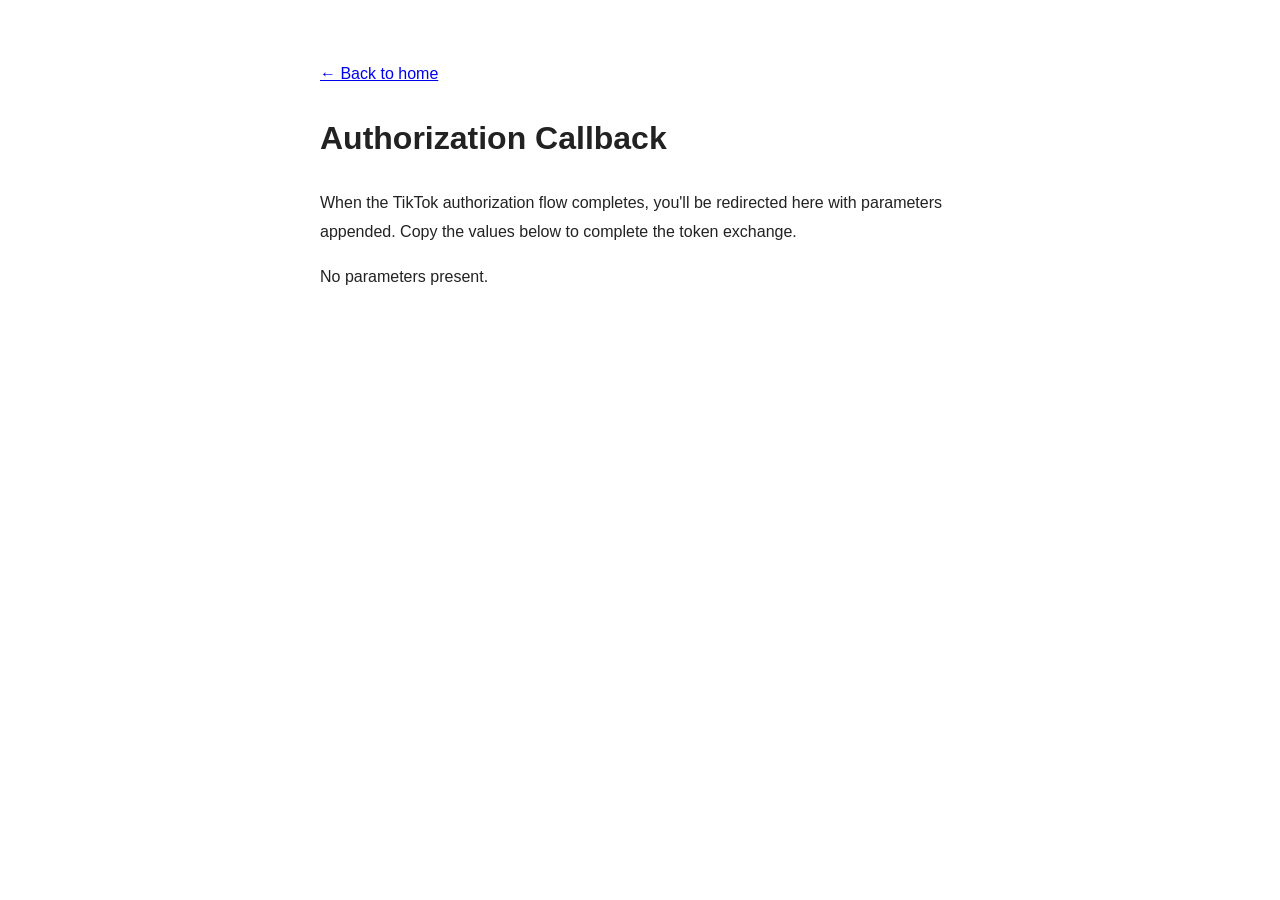
<file: callback.html>
<!doctype html>
<html lang="en">
<head>
<meta charset="utf-8">
<meta name="viewport" content="width=device-width, initial-scale=1">
<title>OAuth Callback | Japan in 60</title>
<style>
  body { font-family: -apple-system, BlinkMacSystemFont, "Hiragino Sans", "Yu Gothic", sans-serif; max-width: 640px; margin: 60px auto; padding: 0 20px; line-height: 1.8; color: #222; }
  code { background: #f2f2f2; padding: 2px 6px; border-radius: 4px; word-break: break-all; }
  .row { margin: 12px 0; }
  .label { font-weight: bold; }
</style>
</head>
<body>
  <p><a href="./index.html">&larr; Back to home</a></p>
  <h1>Authorization Callback</h1>
  <p>When the TikTok authorization flow completes, you'll be redirected here with parameters appended. Copy the values below to complete the token exchange.</p>
  <div id="params"></div>
  <script>
    const params = new URLSearchParams(window.location.search);
    const container = document.getElementById("params");
    if ([...params].length === 0) {
      container.textContent = "No parameters present.";
    } else {
      for (const [key, value] of params) {
        const div = document.createElement("div");
        div.className = "row";
        div.innerHTML = '<span class="label">' + key + ':</span> <code>' + value + "</code>";
        container.appendChild(div);
      }
    }
  </script>
</body>
</html>
</file>
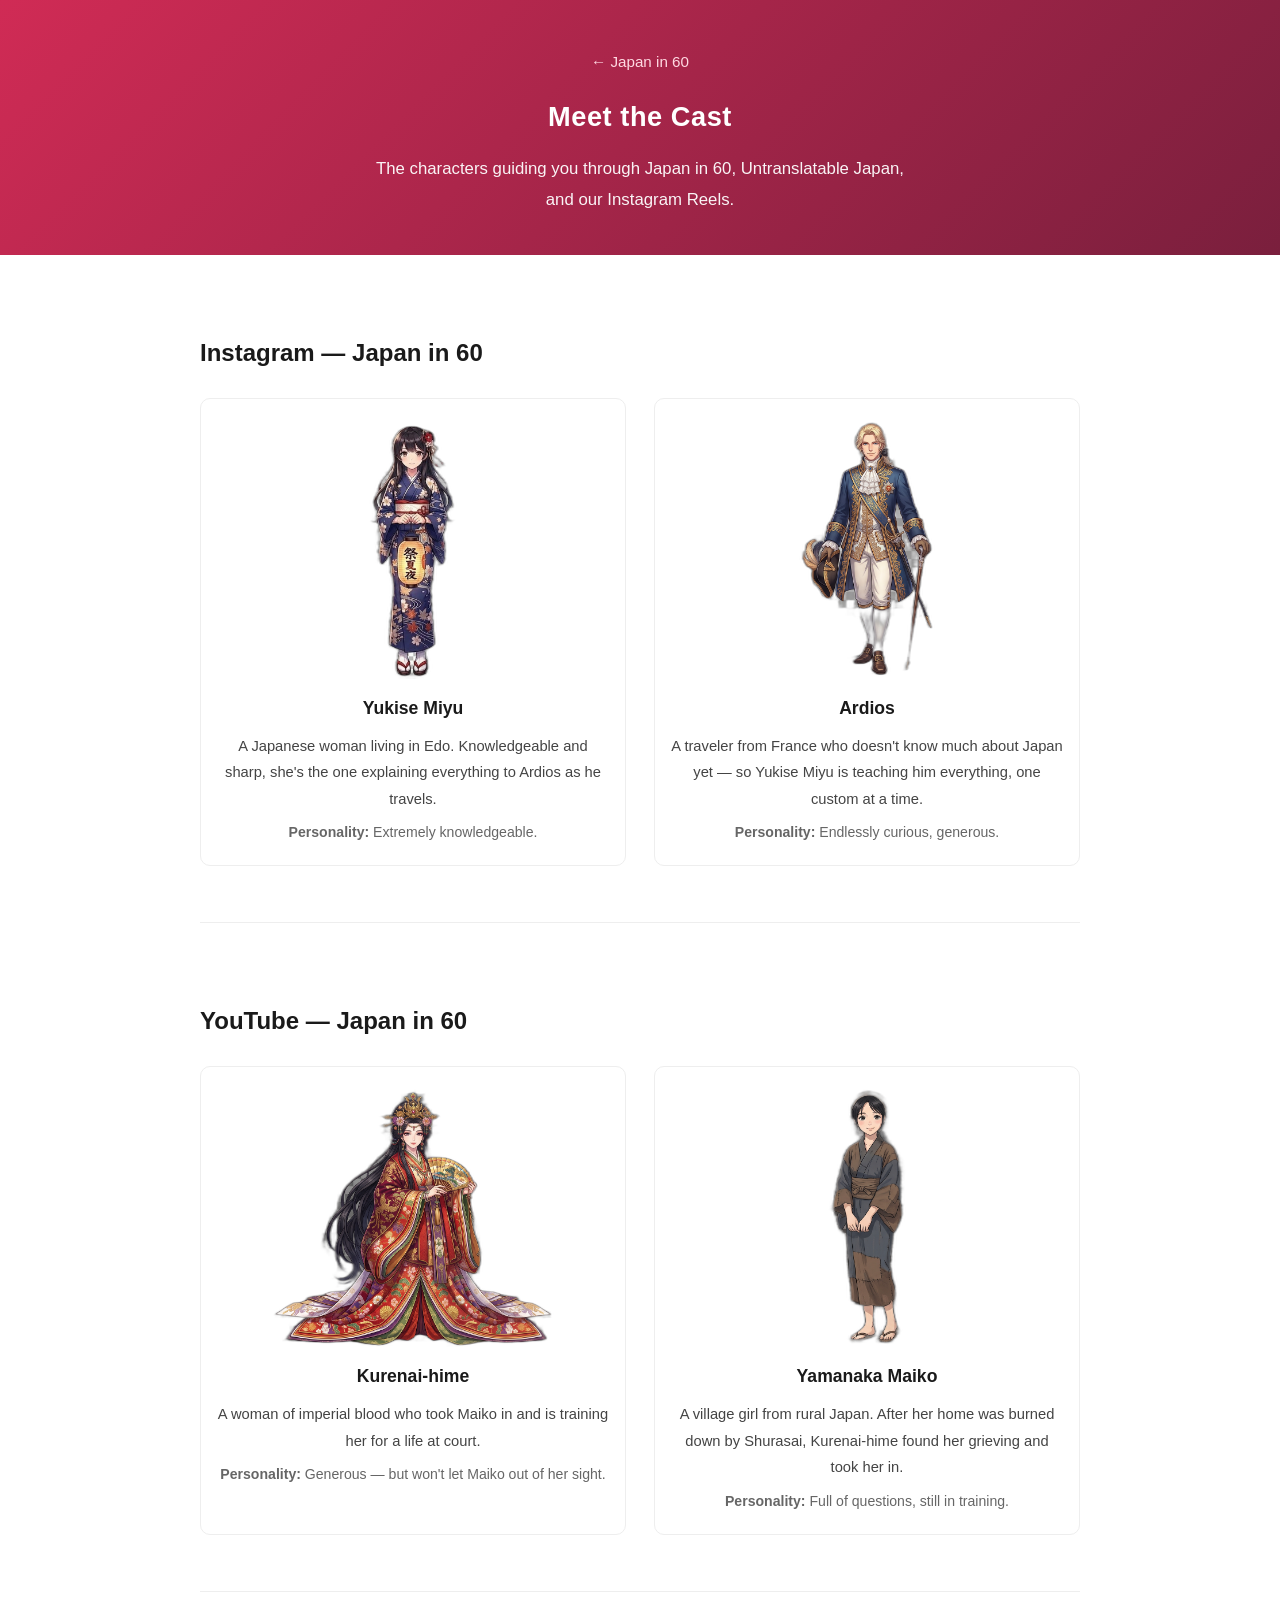
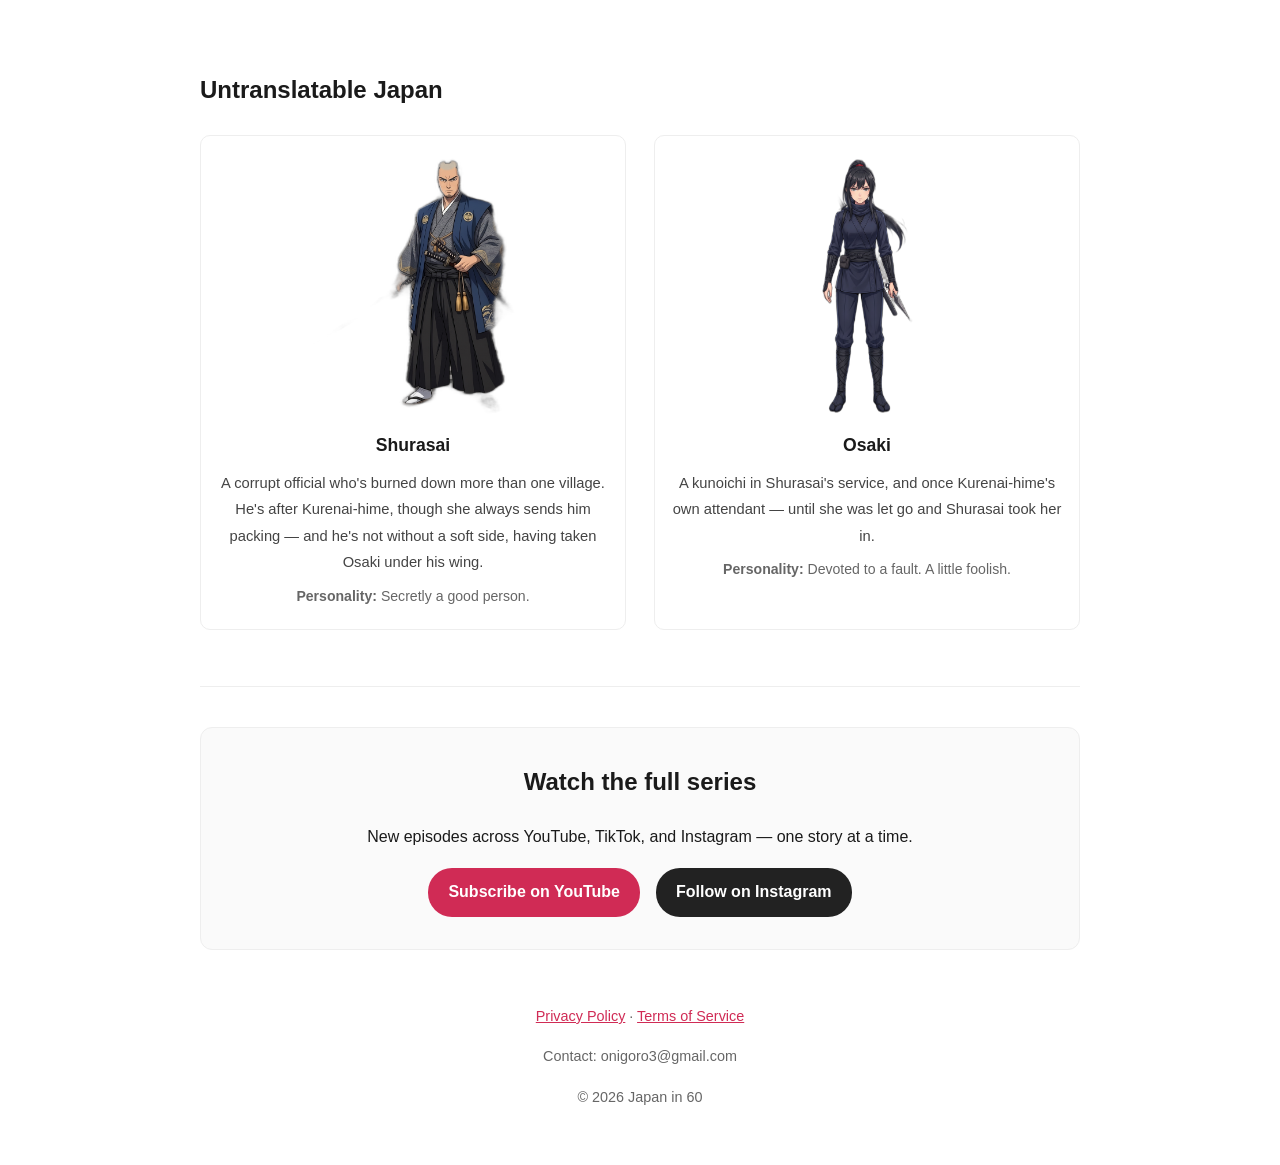
<file: characters.html>
<!doctype html>
<html lang="en">
<head>
<meta charset="utf-8">
<meta name="viewport" content="width=device-width, initial-scale=1">
<title>Meet the Cast | Japan in 60</title>
<meta name="description" content="Meet the characters behind Japan in 60's Instagram Reels, YouTube episodes, and Untranslatable Japan — from Edo-era guide Yukise Miyu to the villain-with-a-heart Shurasai.">
<link rel="canonical" href="https://japanin.net/characters.html">
<link rel="stylesheet" href="./style.css">
</head>
<body>

<header class="hero small">
  <a class="back" href="./index.html">&larr; Japan in 60</a>
  <h1>Meet the Cast</h1>
  <p>The characters guiding you through Japan in 60, Untranslatable Japan, and our Instagram Reels.</p>
</header>

<div class="wrap">

  <section id="cast-instagram">
    <h2>Instagram &mdash; Japan in 60</h2>
    <div class="characters">
      <div class="character-card">
        <img src="./images/characters/yukise-miyu.png" alt="Yukise Miyu" loading="lazy">
        <h3>Yukise Miyu</h3>
        <p class="character-role">A Japanese woman living in Edo. Knowledgeable and sharp, she's the one explaining everything to Ardios as he travels.</p>
        <p class="character-trait"><strong>Personality:</strong> Extremely knowledgeable.</p>
      </div>
      <div class="character-card">
        <img src="./images/characters/ardios.png" alt="Ardios" loading="lazy">
        <h3>Ardios</h3>
        <p class="character-role">A traveler from France who doesn't know much about Japan yet &mdash; so Yukise Miyu is teaching him everything, one custom at a time.</p>
        <p class="character-trait"><strong>Personality:</strong> Endlessly curious, generous.</p>
      </div>
    </div>
  </section>

  <section id="cast-youtube">
    <h2>YouTube &mdash; Japan in 60</h2>
    <div class="characters">
      <div class="character-card">
        <img src="./images/characters/kurenai-hime.png" alt="Kurenai-hime" loading="lazy">
        <h3>Kurenai-hime</h3>
        <p class="character-role">A woman of imperial blood who took Maiko in and is training her for a life at court.</p>
        <p class="character-trait"><strong>Personality:</strong> Generous &mdash; but won't let Maiko out of her sight.</p>
      </div>
      <div class="character-card">
        <img src="./images/characters/yamanaka-maiko.png" alt="Yamanaka Maiko" loading="lazy">
        <h3>Yamanaka Maiko</h3>
        <p class="character-role">A village girl from rural Japan. After her home was burned down by Shurasai, Kurenai-hime found her grieving and took her in.</p>
        <p class="character-trait"><strong>Personality:</strong> Full of questions, still in training.</p>
      </div>
    </div>
  </section>

  <section id="cast-untranslatable">
    <h2>Untranslatable Japan</h2>
    <div class="characters">
      <div class="character-card">
        <img src="./images/characters/shurasai.png" alt="Shurasai" loading="lazy">
        <h3>Shurasai</h3>
        <p class="character-role">A corrupt official who's burned down more than one village. He's after Kurenai-hime, though she always sends him packing &mdash; and he's not without a soft side, having taken Osaki under his wing.</p>
        <p class="character-trait"><strong>Personality:</strong> Secretly a good person.</p>
      </div>
      <div class="character-card">
        <img src="./images/characters/osaki.png" alt="Osaki" loading="lazy">
        <h3>Osaki</h3>
        <p class="character-role">A kunoichi in Shurasai's service, and once Kurenai-hime's own attendant &mdash; until she was let go and Shurasai took her in.</p>
        <p class="character-trait"><strong>Personality:</strong> Devoted to a fault. A little foolish.</p>
      </div>
    </div>
  </section>

  <div class="cta-box">
    <h2>Watch the full series</h2>
    <p>New episodes across YouTube, TikTok, and Instagram &mdash; one story at a time.</p>
    <div class="links" style="justify-content: center;">
      <a href="https://www.youtube.com/channel/UCpa-3qOSFfcZK1bfdzQVUzA?sub_confirmation=1" target="_blank" rel="noopener">Subscribe on YouTube</a>
      <a href="https://www.instagram.com/japan_in_60" class="secondary" target="_blank" rel="noopener">Follow on Instagram</a>
    </div>
  </div>

</div>

<footer>
  <p>
    <a href="./privacy-policy.html">Privacy Policy</a> &middot;
    <a href="./terms-of-service.html">Terms of Service</a>
  </p>
  <p>Contact: onigoro3@gmail.com</p>
  <p>&copy; 2026 Japan in 60</p>
</footer>

</body>
</html>
</file>
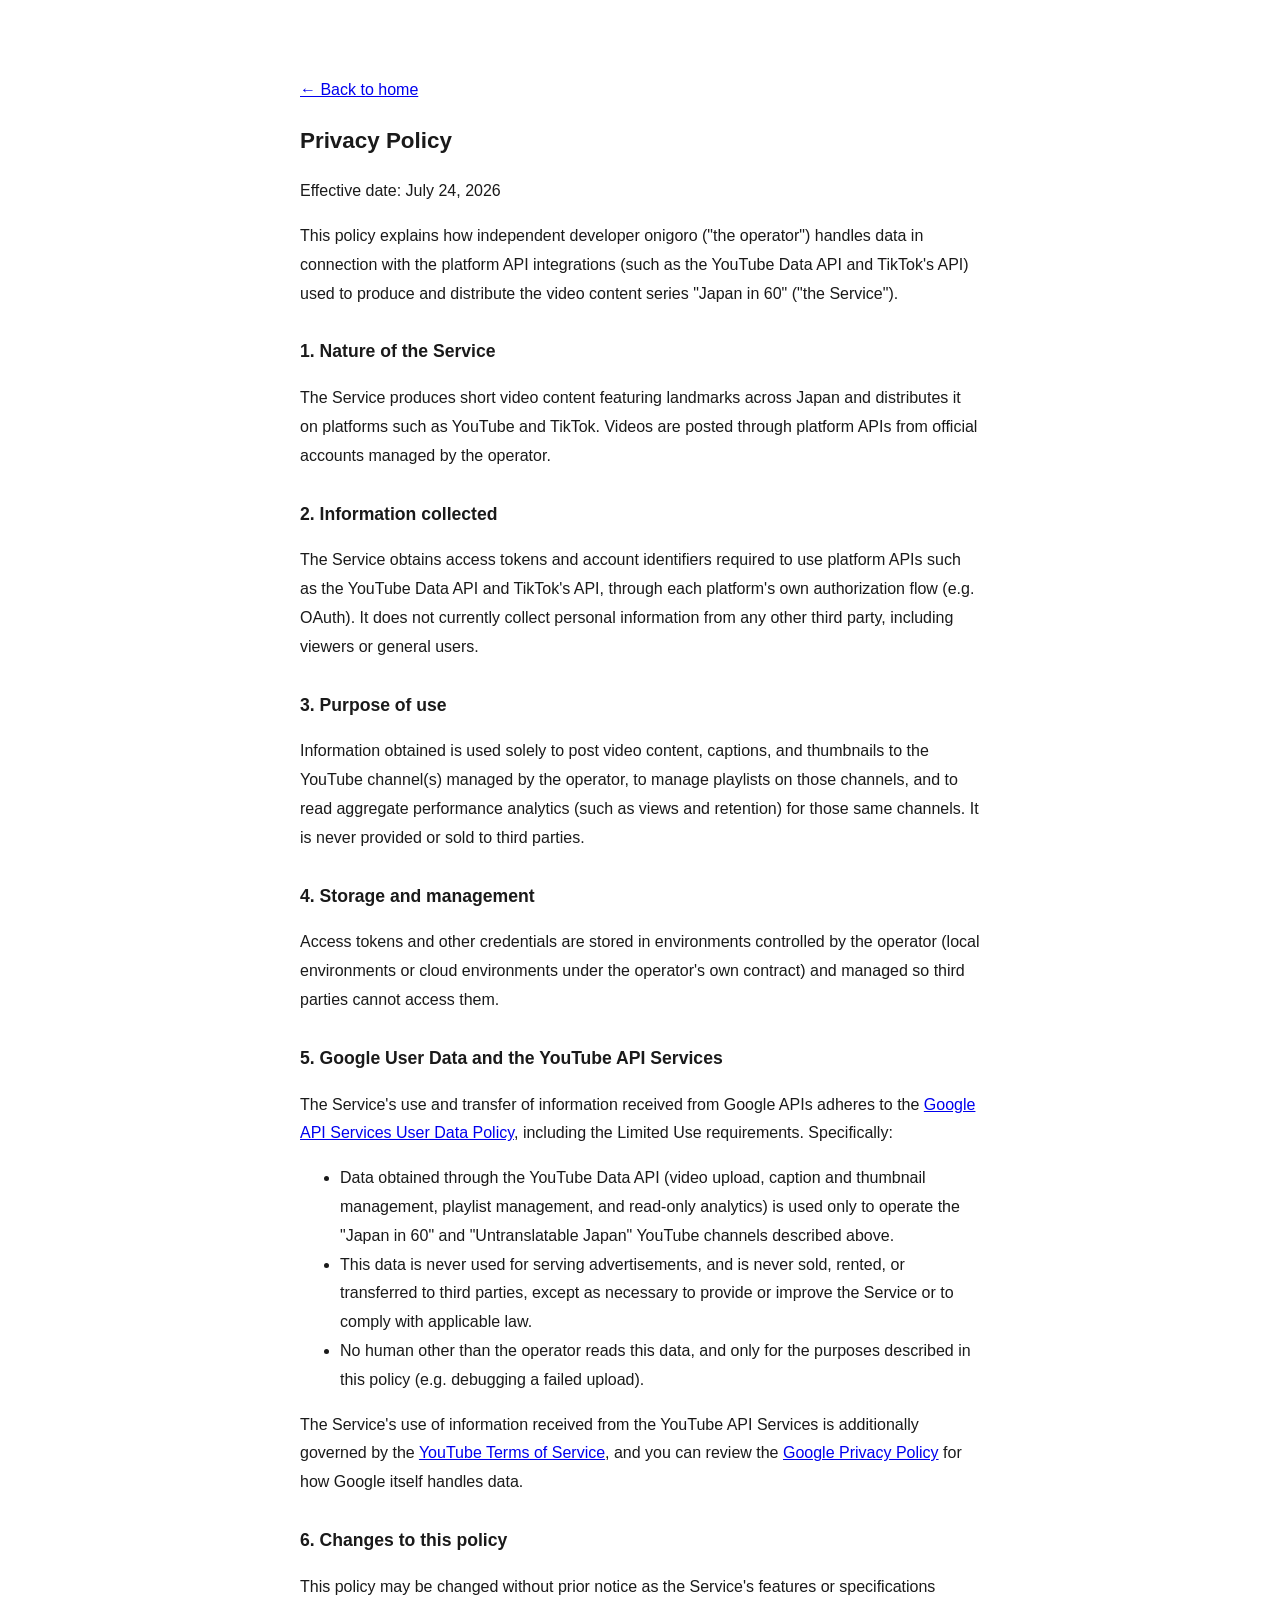
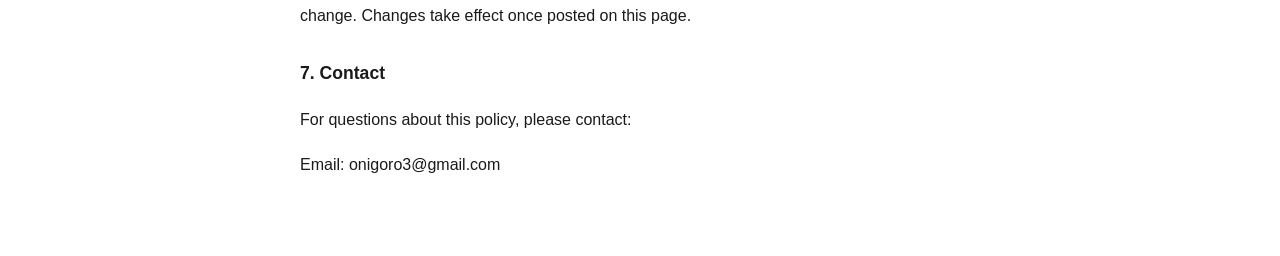
<file: privacy-policy.html>
<!doctype html>
<html lang="en">
<head>
<meta charset="utf-8">
<meta name="viewport" content="width=device-width, initial-scale=1">
<title>Privacy Policy | Japan in 60</title>
<link rel="stylesheet" href="./style.css">
<style>
  .wrap.narrow { padding-top: 60px; padding-bottom: 60px; }
  h1 { font-size: 1.4em; }
  h2 { font-size: 1.1em; margin-top: 1.6em; }
</style>
</head>
<body>
<div class="wrap narrow">
  <p><a href="./index.html">&larr; Back to home</a></p>
  <h1>Privacy Policy</h1>
  <p>Effective date: July 24, 2026</p>

  <p>This policy explains how independent developer onigoro ("the operator") handles data in connection with the platform API integrations (such as the YouTube Data API and TikTok's API) used to produce and distribute the video content series "Japan in 60" ("the Service").</p>

  <h2>1. Nature of the Service</h2>
  <p>The Service produces short video content featuring landmarks across Japan and distributes it on platforms such as YouTube and TikTok. Videos are posted through platform APIs from official accounts managed by the operator.</p>

  <h2>2. Information collected</h2>
  <p>The Service obtains access tokens and account identifiers required to use platform APIs such as the YouTube Data API and TikTok's API, through each platform's own authorization flow (e.g. OAuth). It does not currently collect personal information from any other third party, including viewers or general users.</p>

  <h2>3. Purpose of use</h2>
  <p>Information obtained is used solely to post video content, captions, and thumbnails to the YouTube channel(s) managed by the operator, to manage playlists on those channels, and to read aggregate performance analytics (such as views and retention) for those same channels. It is never provided or sold to third parties.</p>

  <h2>4. Storage and management</h2>
  <p>Access tokens and other credentials are stored in environments controlled by the operator (local environments or cloud environments under the operator's own contract) and managed so third parties cannot access them.</p>

  <h2>5. Google User Data and the YouTube API Services</h2>
  <p>The Service's use and transfer of information received from Google APIs adheres to the <a href="https://developers.google.com/terms/api-services-user-data-policy" target="_blank" rel="noopener">Google API Services User Data Policy</a>, including the Limited Use requirements. Specifically:</p>
  <ul>
    <li>Data obtained through the YouTube Data API (video upload, caption and thumbnail management, playlist management, and read-only analytics) is used only to operate the "Japan in 60" and "Untranslatable Japan" YouTube channels described above.</li>
    <li>This data is never used for serving advertisements, and is never sold, rented, or transferred to third parties, except as necessary to provide or improve the Service or to comply with applicable law.</li>
    <li>No human other than the operator reads this data, and only for the purposes described in this policy (e.g. debugging a failed upload).</li>
  </ul>
  <p>The Service's use of information received from the YouTube API Services is additionally governed by the <a href="https://www.youtube.com/t/terms" target="_blank" rel="noopener">YouTube Terms of Service</a>, and you can review the <a href="https://policies.google.com/privacy" target="_blank" rel="noopener">Google Privacy Policy</a> for how Google itself handles data.</p>

  <h2>6. Changes to this policy</h2>
  <p>This policy may be changed without prior notice as the Service's features or specifications change. Changes take effect once posted on this page.</p>

  <h2>7. Contact</h2>
  <p>For questions about this policy, please contact:</p>
  <p>Email: onigoro3@gmail.com</p>
</div>
</body>
</html>
</file>
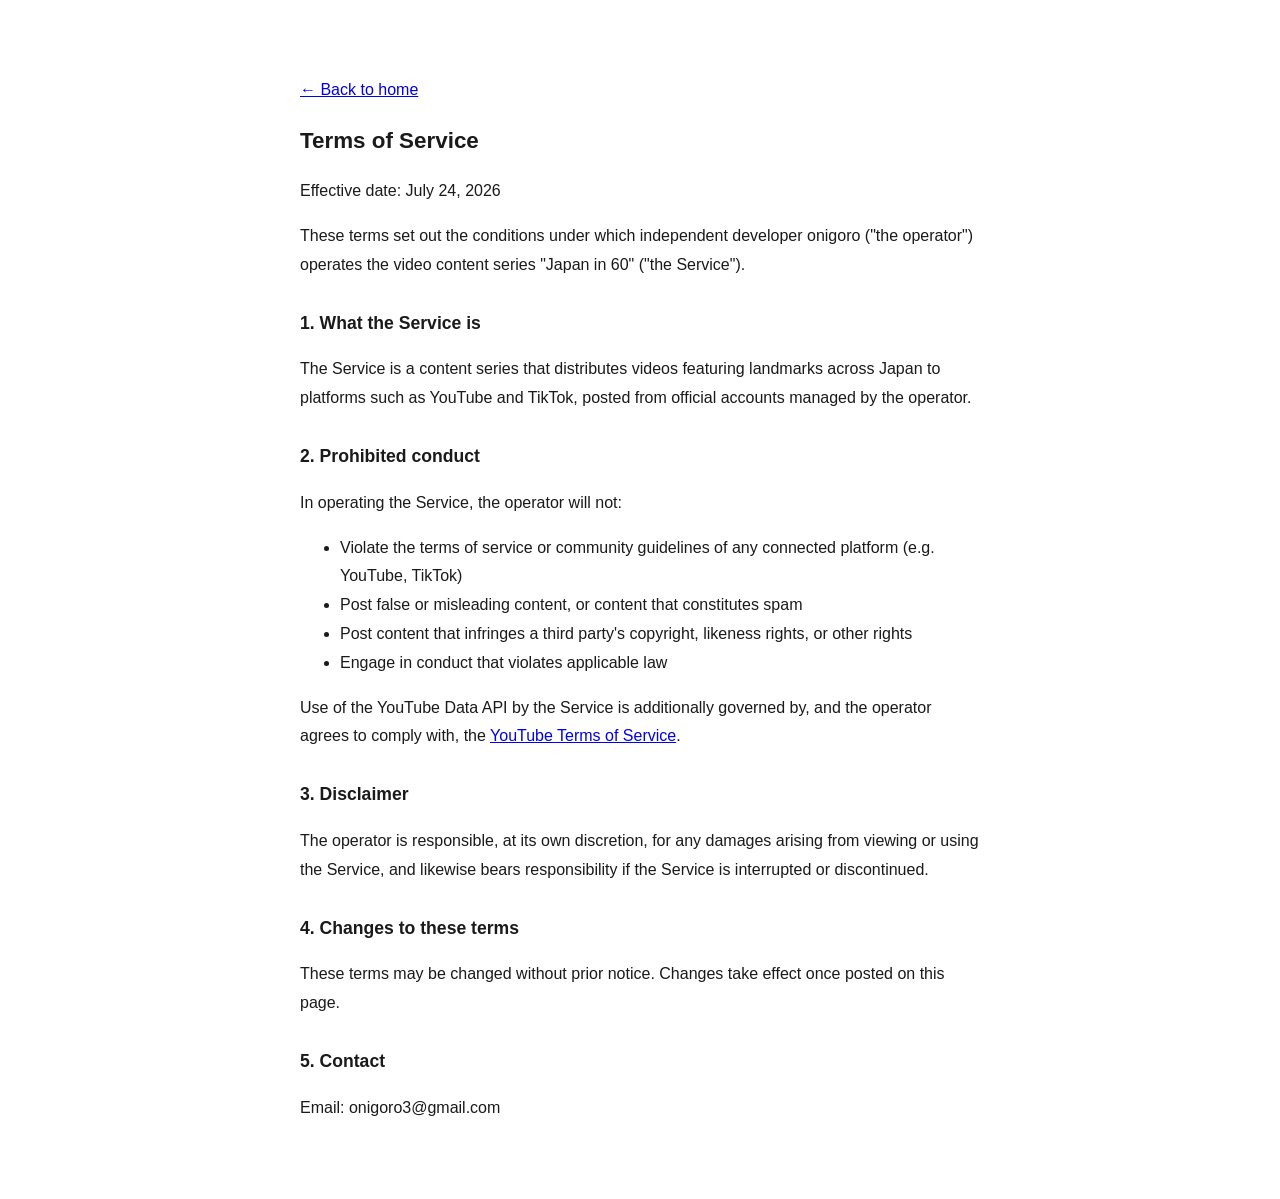
<file: terms-of-service.html>
<!doctype html>
<html lang="en">
<head>
<meta charset="utf-8">
<meta name="viewport" content="width=device-width, initial-scale=1">
<title>Terms of Service | Japan in 60</title>
<link rel="stylesheet" href="./style.css">
<style>
  .wrap.narrow { padding-top: 60px; padding-bottom: 60px; }
  h1 { font-size: 1.4em; }
  h2 { font-size: 1.1em; margin-top: 1.6em; }
</style>
</head>
<body>
<div class="wrap narrow">
  <p><a href="./index.html">&larr; Back to home</a></p>
  <h1>Terms of Service</h1>
  <p>Effective date: July 24, 2026</p>

  <p>These terms set out the conditions under which independent developer onigoro ("the operator") operates the video content series "Japan in 60" ("the Service").</p>

  <h2>1. What the Service is</h2>
  <p>The Service is a content series that distributes videos featuring landmarks across Japan to platforms such as YouTube and TikTok, posted from official accounts managed by the operator.</p>

  <h2>2. Prohibited conduct</h2>
  <p>In operating the Service, the operator will not:</p>
  <ul>
    <li>Violate the terms of service or community guidelines of any connected platform (e.g. YouTube, TikTok)</li>
    <li>Post false or misleading content, or content that constitutes spam</li>
    <li>Post content that infringes a third party's copyright, likeness rights, or other rights</li>
    <li>Engage in conduct that violates applicable law</li>
  </ul>
  <p>Use of the YouTube Data API by the Service is additionally governed by, and the operator agrees to comply with, the <a href="https://www.youtube.com/t/terms" target="_blank" rel="noopener">YouTube Terms of Service</a>.</p>

  <h2>3. Disclaimer</h2>
  <p>The operator is responsible, at its own discretion, for any damages arising from viewing or using the Service, and likewise bears responsibility if the Service is interrupted or discontinued.</p>

  <h2>4. Changes to these terms</h2>
  <p>These terms may be changed without prior notice. Changes take effect once posted on this page.</p>

  <h2>5. Contact</h2>
  <p>Email: onigoro3@gmail.com</p>
</div>
</body>
</html>
</file>
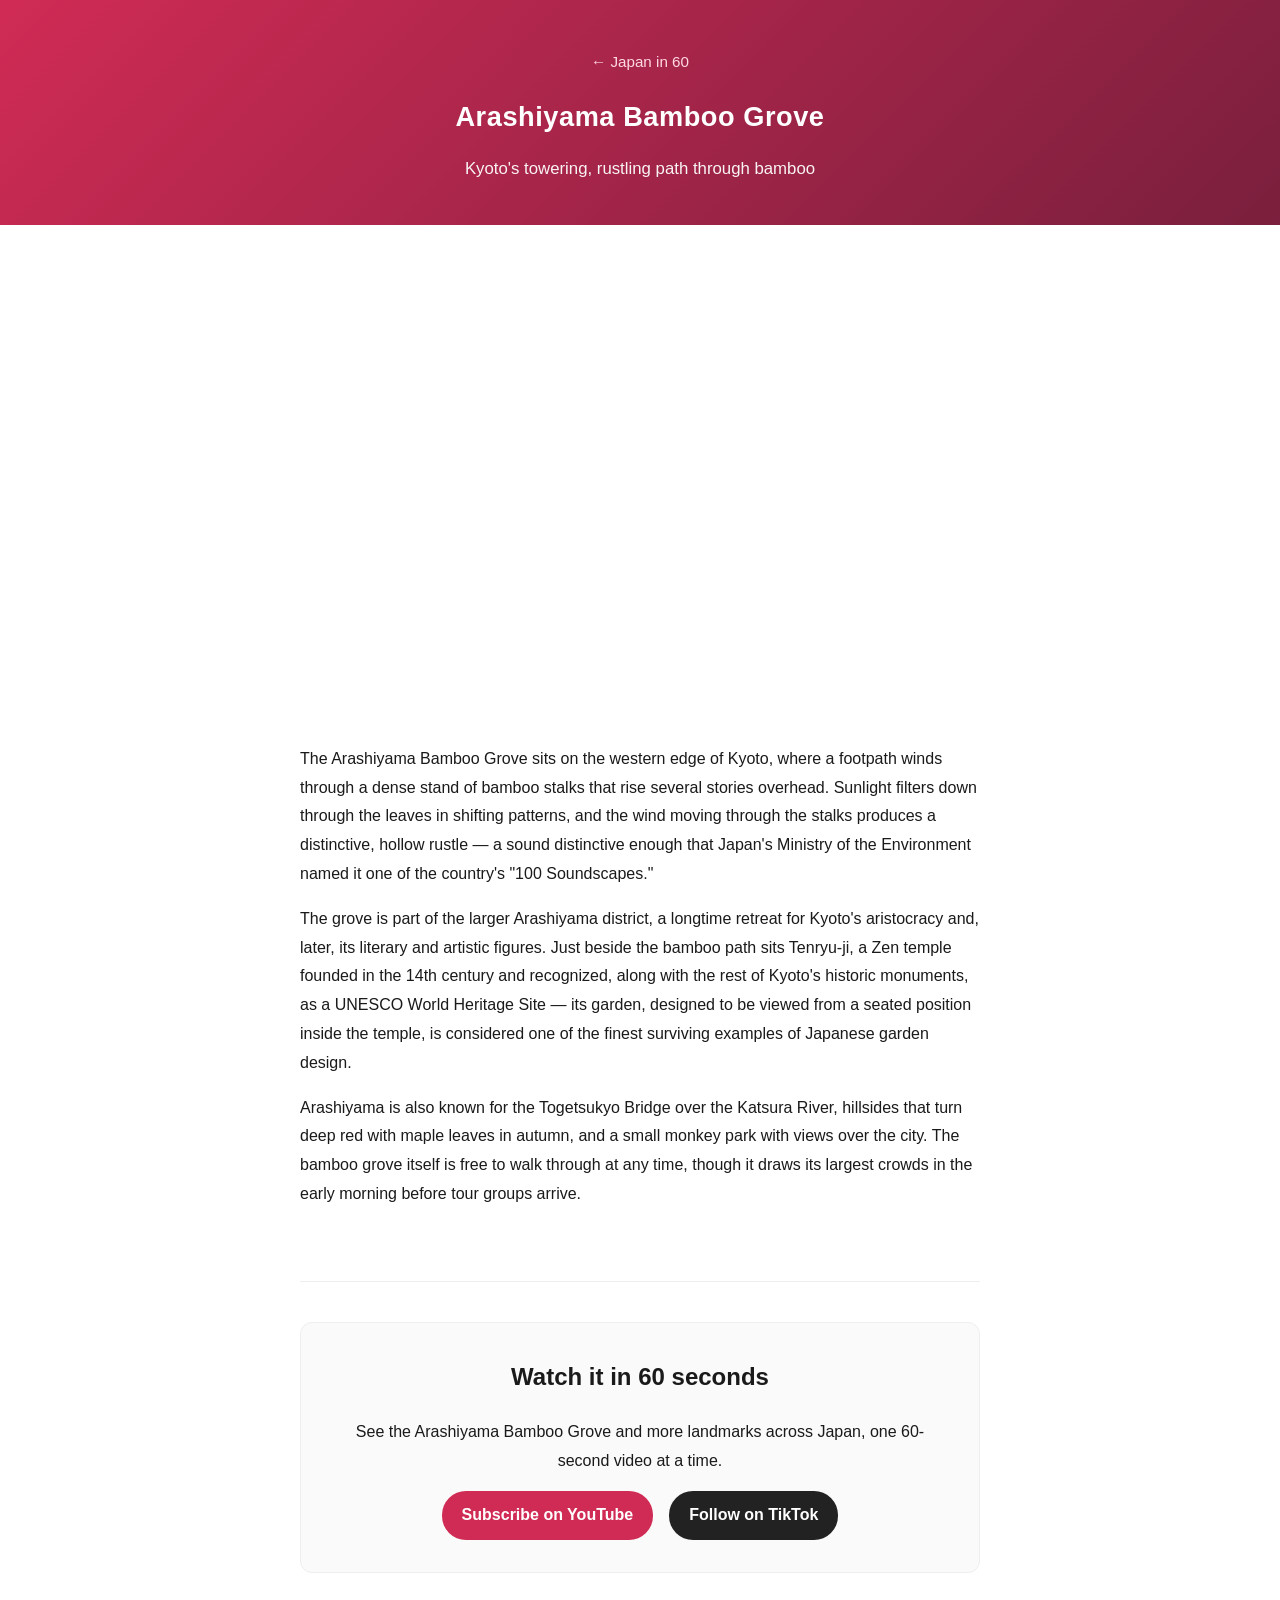
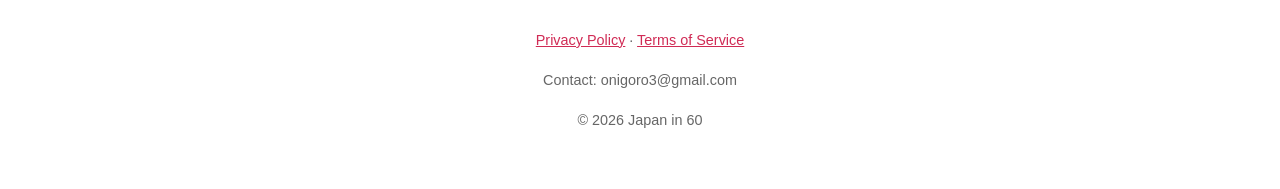
<file: articles/arashiyama-bamboo-grove.html>
<!doctype html>
<html lang="en">
<head>
<meta charset="utf-8">
<meta name="viewport" content="width=device-width, initial-scale=1">
<title>Arashiyama Bamboo Grove in 60 Seconds | Japan in 60</title>
<meta name="description" content="The Arashiyama Bamboo Grove in Kyoto, a towering path through bamboo recognized as one of Japan's 100 Soundscapes.">
<link rel="canonical" href="https://japanin.net/articles/arashiyama-bamboo-grove.html">
<link rel="stylesheet" href="../style.css">
<script type="application/ld+json">
{
  "@context": "https://schema.org",
  "@type": "VideoObject",
  "name": "Arashiyama Bamboo Grove: Kyoto's Magical Path | Japan Travel Guide",
  "description": "A 60-second walk through the Arashiyama Bamboo Grove in Kyoto.",
  "thumbnailUrl": "https://img.youtube.com/vi/oqUsK2Q7cJ4/hqdefault.jpg",
  "uploadDate": "2026-07-30T18:17:52+00:00",
  "embedUrl": "https://www.youtube.com/embed/oqUsK2Q7cJ4",
  "duration": "PT60S",
  "publisher": {
    "@type": "Organization",
    "name": "Japan in 60"
  }
}
</script>
</head>
<body>

<header class="hero small">
  <a class="back" href="../index.html">&larr; Japan in 60</a>
  <h1>Arashiyama Bamboo Grove</h1>
  <p>Kyoto's towering, rustling path through bamboo</p>
</header>

<div class="wrap narrow">

  <section class="article-video" style="border-bottom:none; padding-bottom: 0;">
    <iframe src="https://www.youtube.com/embed/oqUsK2Q7cJ4" title="Arashiyama Bamboo Grove" loading="lazy" allowfullscreen></iframe>
  </section>

  <section>
    <p>The Arashiyama Bamboo Grove sits on the western edge of Kyoto, where a footpath winds through a dense stand of bamboo stalks that rise several stories overhead. Sunlight filters down through the leaves in shifting patterns, and the wind moving through the stalks produces a distinctive, hollow rustle — a sound distinctive enough that Japan's Ministry of the Environment named it one of the country's "100 Soundscapes."</p>

    <p>The grove is part of the larger Arashiyama district, a longtime retreat for Kyoto's aristocracy and, later, its literary and artistic figures. Just beside the bamboo path sits Tenryu-ji, a Zen temple founded in the 14th century and recognized, along with the rest of Kyoto's historic monuments, as a UNESCO World Heritage Site — its garden, designed to be viewed from a seated position inside the temple, is considered one of the finest surviving examples of Japanese garden design.</p>

    <p>Arashiyama is also known for the Togetsukyo Bridge over the Katsura River, hillsides that turn deep red with maple leaves in autumn, and a small monkey park with views over the city. The bamboo grove itself is free to walk through at any time, though it draws its largest crowds in the early morning before tour groups arrive.</p>
  </section>

  <div class="cta-box">
    <h2>Watch it in 60 seconds</h2>
    <p>See the Arashiyama Bamboo Grove and more landmarks across Japan, one 60-second video at a time.</p>
    <div class="links" style="justify-content: center;">
      <a href="https://www.youtube.com/channel/UCpa-3qOSFfcZK1bfdzQVUzA?sub_confirmation=1" target="_blank" rel="noopener">Subscribe on YouTube</a>
      <a href="https://www.tiktok.com/@japan_in_60" class="secondary" target="_blank" rel="noopener">Follow on TikTok</a>
    </div>
  </div>

</div>

<footer>
  <p>
    <a href="../privacy-policy.html">Privacy Policy</a> &middot;
    <a href="../terms-of-service.html">Terms of Service</a>
  </p>
  <p>Contact: onigoro3@gmail.com</p>
  <p>&copy; 2026 Japan in 60</p>
</footer>

</body>
</html>
</file>
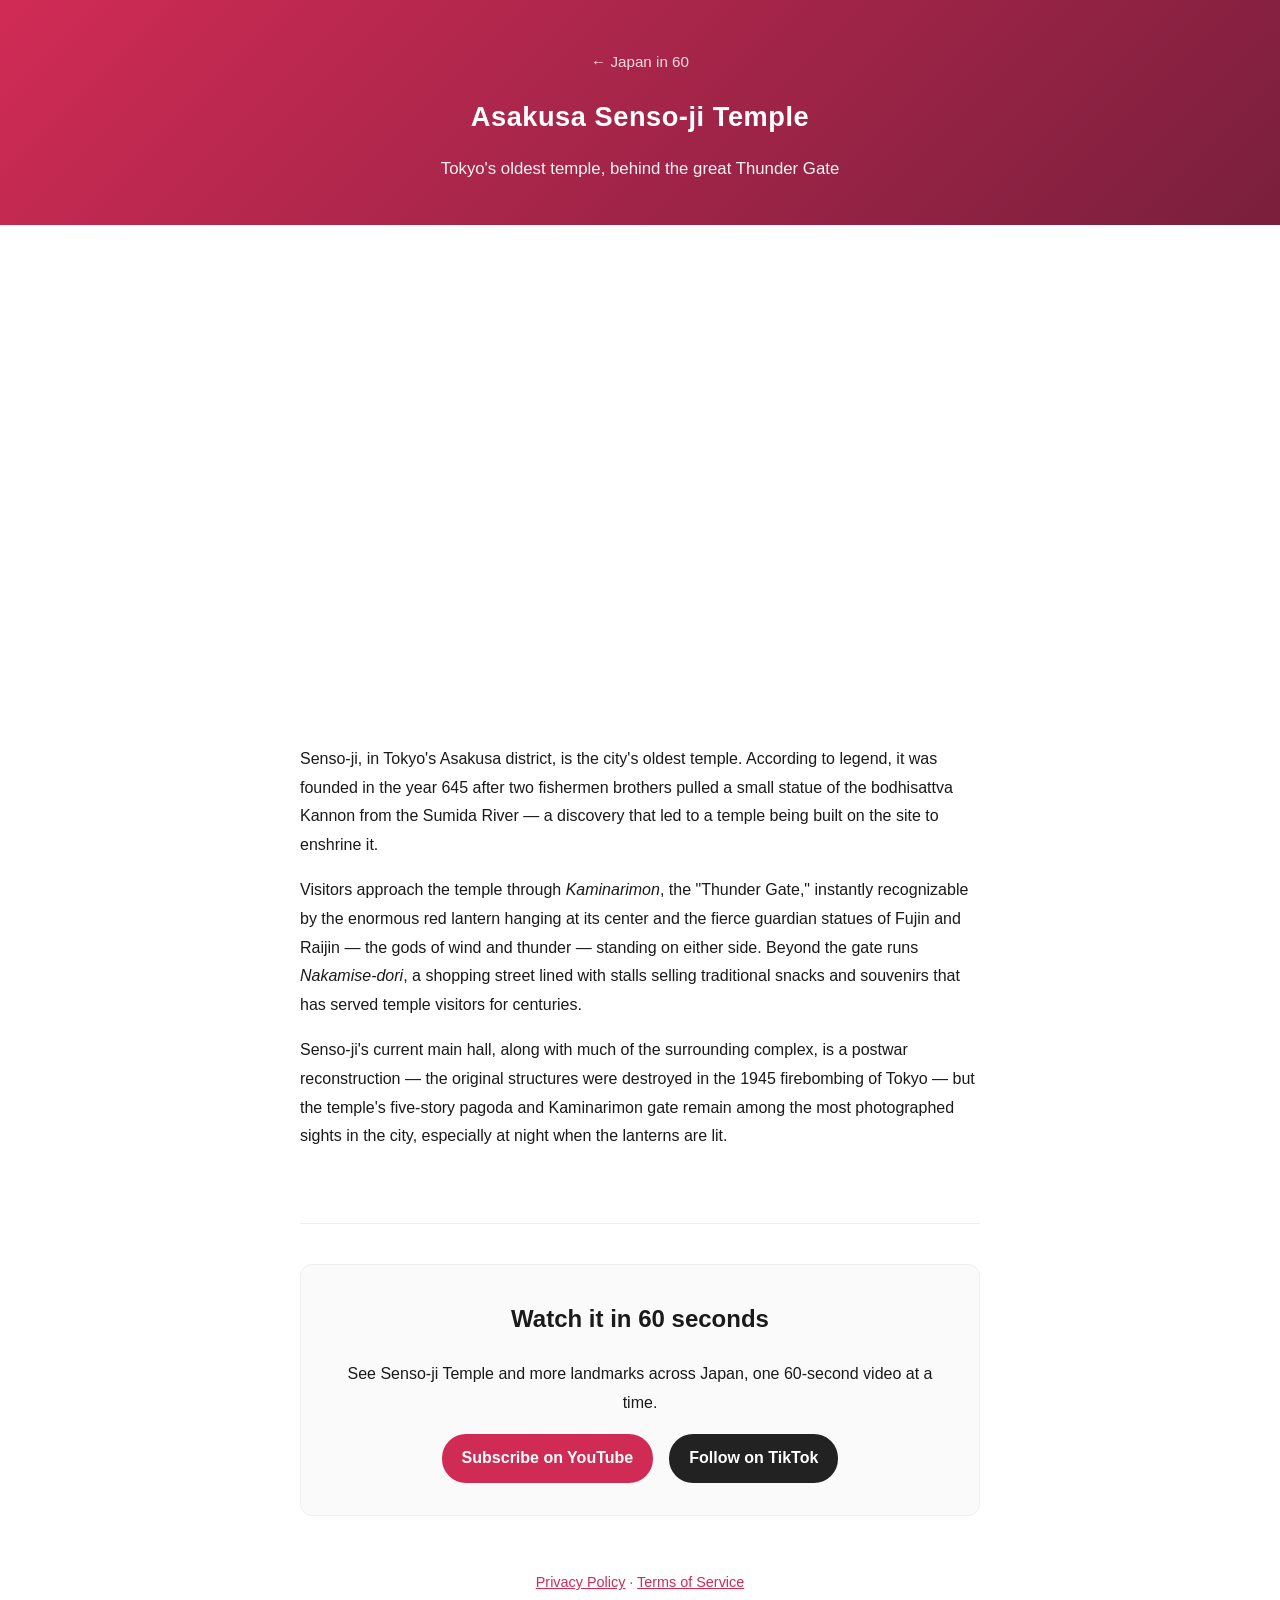
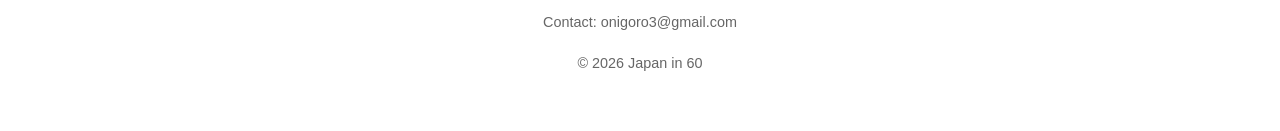
<file: articles/asakusa-sensoji-temple.html>
<!doctype html>
<html lang="en">
<head>
<meta charset="utf-8">
<meta name="viewport" content="width=device-width, initial-scale=1">
<title>Asakusa Senso-ji Temple in 60 Seconds | Japan in 60</title>
<meta name="description" content="Senso-ji Temple in Asakusa, Tokyo's oldest temple, behind the iconic Kaminarimon Thunder Gate and its giant red lantern.">
<link rel="canonical" href="https://japanin.net/articles/asakusa-sensoji-temple.html">
<link rel="stylesheet" href="../style.css">
<script type="application/ld+json">
{
  "@context": "https://schema.org",
  "@type": "VideoObject",
  "name": "Asakusa Senso-ji Temple in 60 Seconds | Japan Travel Guide",
  "description": "A 60-second tour of Senso-ji Temple in Asakusa, Tokyo's oldest Buddhist temple.",
  "thumbnailUrl": "https://img.youtube.com/vi/uT6TmuySlJw/hqdefault.jpg",
  "uploadDate": "2026-07-28T00:15:44+00:00",
  "embedUrl": "https://www.youtube.com/embed/uT6TmuySlJw",
  "duration": "PT60S",
  "publisher": {
    "@type": "Organization",
    "name": "Japan in 60"
  }
}
</script>
</head>
<body>

<header class="hero small">
  <a class="back" href="../index.html">&larr; Japan in 60</a>
  <h1>Asakusa Senso-ji Temple</h1>
  <p>Tokyo's oldest temple, behind the great Thunder Gate</p>
</header>

<div class="wrap narrow">

  <section class="article-video" style="border-bottom:none; padding-bottom: 0;">
    <iframe src="https://www.youtube.com/embed/uT6TmuySlJw" title="Asakusa Senso-ji Temple in 60 Seconds" loading="lazy" allowfullscreen></iframe>
  </section>

  <section>
    <p>Senso-ji, in Tokyo's Asakusa district, is the city's oldest temple. According to legend, it was founded in the year 645 after two fishermen brothers pulled a small statue of the bodhisattva Kannon from the Sumida River — a discovery that led to a temple being built on the site to enshrine it.</p>

    <p>Visitors approach the temple through <em>Kaminarimon</em>, the "Thunder Gate," instantly recognizable by the enormous red lantern hanging at its center and the fierce guardian statues of Fujin and Raijin — the gods of wind and thunder — standing on either side. Beyond the gate runs <em>Nakamise-dori</em>, a shopping street lined with stalls selling traditional snacks and souvenirs that has served temple visitors for centuries.</p>

    <p>Senso-ji's current main hall, along with much of the surrounding complex, is a postwar reconstruction — the original structures were destroyed in the 1945 firebombing of Tokyo — but the temple's five-story pagoda and Kaminarimon gate remain among the most photographed sights in the city, especially at night when the lanterns are lit.</p>
  </section>

  <div class="cta-box">
    <h2>Watch it in 60 seconds</h2>
    <p>See Senso-ji Temple and more landmarks across Japan, one 60-second video at a time.</p>
    <div class="links" style="justify-content: center;">
      <a href="https://www.youtube.com/channel/UCpa-3qOSFfcZK1bfdzQVUzA?sub_confirmation=1" target="_blank" rel="noopener">Subscribe on YouTube</a>
      <a href="https://www.tiktok.com/@japan_in_60" class="secondary" target="_blank" rel="noopener">Follow on TikTok</a>
    </div>
  </div>

</div>

<footer>
  <p>
    <a href="../privacy-policy.html">Privacy Policy</a> &middot;
    <a href="../terms-of-service.html">Terms of Service</a>
  </p>
  <p>Contact: onigoro3@gmail.com</p>
  <p>&copy; 2026 Japan in 60</p>
</footer>

</body>
</html>
</file>
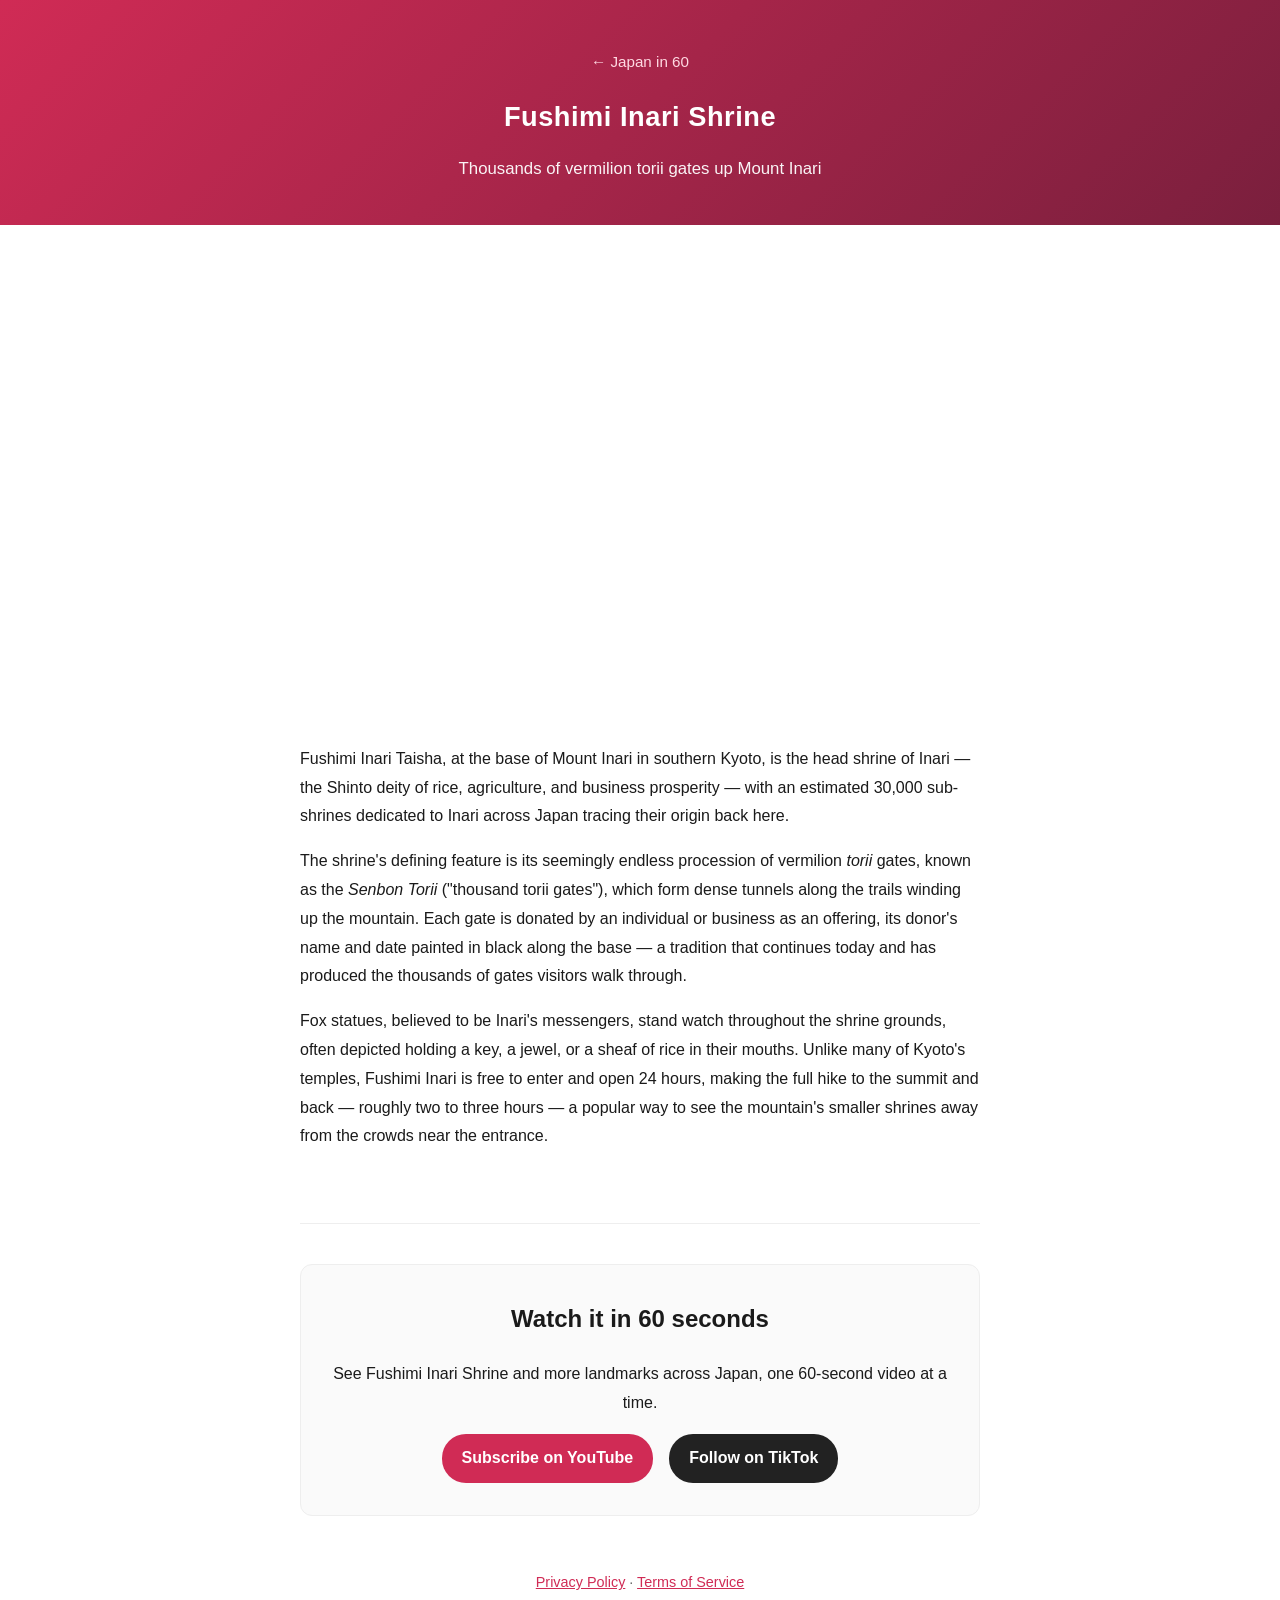
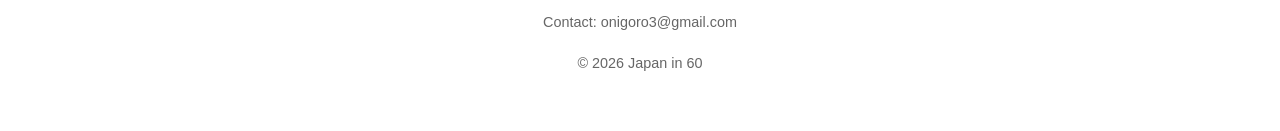
<file: articles/fushimi-inari-shrine.html>
<!doctype html>
<html lang="en">
<head>
<meta charset="utf-8">
<meta name="viewport" content="width=device-width, initial-scale=1">
<title>Fushimi Inari Shrine in 60 Seconds | Japan in 60</title>
<meta name="description" content="Fushimi Inari Shrine in Kyoto, famous for thousands of vermilion torii gates climbing Mount Inari, dedicated to the god of rice and business prosperity.">
<link rel="canonical" href="https://japanin.net/articles/fushimi-inari-shrine.html">
<link rel="stylesheet" href="../style.css">
<script type="application/ld+json">
{
  "@context": "https://schema.org",
  "@type": "VideoObject",
  "name": "Fushimi Inari Shrine in 60 Seconds | Japan Travel Guide",
  "description": "A 60-second look at Fushimi Inari Shrine's thousands of vermilion torii gates in Kyoto.",
  "thumbnailUrl": "https://img.youtube.com/vi/RI4mKDddH18/hqdefault.jpg",
  "uploadDate": "2026-07-27T01:42:37+00:00",
  "embedUrl": "https://www.youtube.com/embed/RI4mKDddH18",
  "duration": "PT60S",
  "publisher": {
    "@type": "Organization",
    "name": "Japan in 60"
  }
}
</script>
</head>
<body>

<header class="hero small">
  <a class="back" href="../index.html">&larr; Japan in 60</a>
  <h1>Fushimi Inari Shrine</h1>
  <p>Thousands of vermilion torii gates up Mount Inari</p>
</header>

<div class="wrap narrow">

  <section class="article-video" style="border-bottom:none; padding-bottom: 0;">
    <iframe src="https://www.youtube.com/embed/RI4mKDddH18" title="Fushimi Inari Shrine in 60 Seconds" loading="lazy" allowfullscreen></iframe>
  </section>

  <section>
    <p>Fushimi Inari Taisha, at the base of Mount Inari in southern Kyoto, is the head shrine of Inari — the Shinto deity of rice, agriculture, and business prosperity — with an estimated 30,000 sub-shrines dedicated to Inari across Japan tracing their origin back here.</p>

    <p>The shrine's defining feature is its seemingly endless procession of vermilion <em>torii</em> gates, known as the <em>Senbon Torii</em> ("thousand torii gates"), which form dense tunnels along the trails winding up the mountain. Each gate is donated by an individual or business as an offering, its donor's name and date painted in black along the base — a tradition that continues today and has produced the thousands of gates visitors walk through.</p>

    <p>Fox statues, believed to be Inari's messengers, stand watch throughout the shrine grounds, often depicted holding a key, a jewel, or a sheaf of rice in their mouths. Unlike many of Kyoto's temples, Fushimi Inari is free to enter and open 24 hours, making the full hike to the summit and back — roughly two to three hours — a popular way to see the mountain's smaller shrines away from the crowds near the entrance.</p>
  </section>

  <div class="cta-box">
    <h2>Watch it in 60 seconds</h2>
    <p>See Fushimi Inari Shrine and more landmarks across Japan, one 60-second video at a time.</p>
    <div class="links" style="justify-content: center;">
      <a href="https://www.youtube.com/channel/UCpa-3qOSFfcZK1bfdzQVUzA?sub_confirmation=1" target="_blank" rel="noopener">Subscribe on YouTube</a>
      <a href="https://www.tiktok.com/@japan_in_60" class="secondary" target="_blank" rel="noopener">Follow on TikTok</a>
    </div>
  </div>

</div>

<footer>
  <p>
    <a href="../privacy-policy.html">Privacy Policy</a> &middot;
    <a href="../terms-of-service.html">Terms of Service</a>
  </p>
  <p>Contact: onigoro3@gmail.com</p>
  <p>&copy; 2026 Japan in 60</p>
</footer>

</body>
</html>
</file>
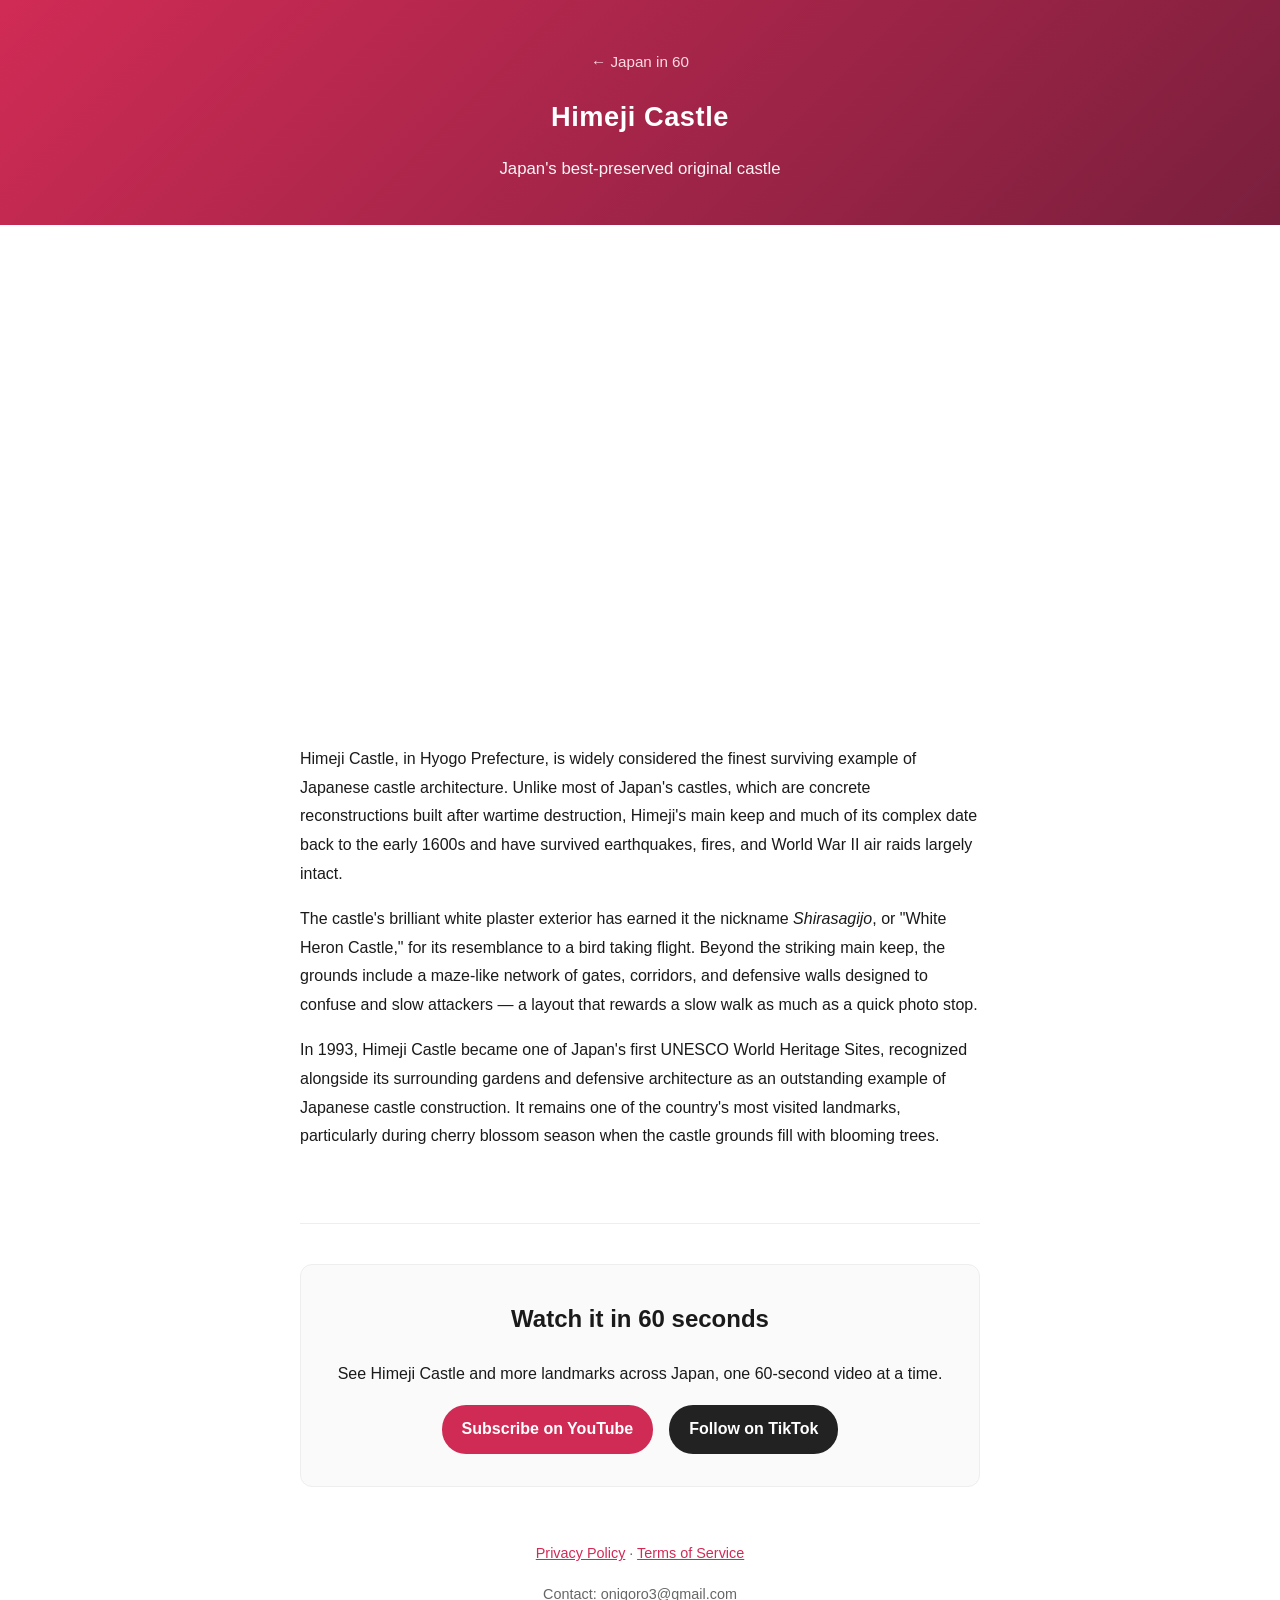
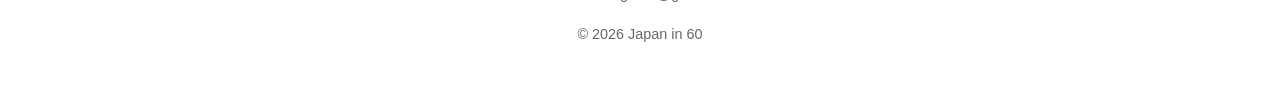
<file: articles/himeji-castle.html>
<!doctype html>
<html lang="en">
<head>
<meta charset="utf-8">
<meta name="viewport" content="width=device-width, initial-scale=1">
<title>Himeji Castle in 60 Seconds | Japan in 60</title>
<meta name="description" content="Himeji Castle, Japan's best-preserved original castle and a UNESCO World Heritage Site, nicknamed the White Heron for its brilliant white exterior.">
<link rel="canonical" href="https://japanin.net/articles/himeji-castle.html">
<link rel="stylesheet" href="../style.css">
<script type="application/ld+json">
{
  "@context": "https://schema.org",
  "@type": "VideoObject",
  "name": "Himeji Castle in 60 Seconds | Japan Travel Guide",
  "description": "Explore Himeji Castle, one of Japan's most iconic landmarks and a UNESCO World Heritage Site, in 60 seconds.",
  "thumbnailUrl": "https://img.youtube.com/vi/I4O2WAohvkE/hqdefault.jpg",
  "uploadDate": "2026-07-27T00:18:27+00:00",
  "embedUrl": "https://www.youtube.com/embed/I4O2WAohvkE",
  "duration": "PT60S",
  "publisher": {
    "@type": "Organization",
    "name": "Japan in 60"
  }
}
</script>
</head>
<body>

<header class="hero small">
  <a class="back" href="../index.html">&larr; Japan in 60</a>
  <h1>Himeji Castle</h1>
  <p>Japan's best-preserved original castle</p>
</header>

<div class="wrap narrow">

  <section class="article-video" style="border-bottom:none; padding-bottom: 0;">
    <iframe src="https://www.youtube.com/embed/I4O2WAohvkE" title="Himeji Castle in 60 Seconds" loading="lazy" allowfullscreen></iframe>
  </section>

  <section>
    <p>Himeji Castle, in Hyogo Prefecture, is widely considered the finest surviving example of Japanese castle architecture. Unlike most of Japan's castles, which are concrete reconstructions built after wartime destruction, Himeji's main keep and much of its complex date back to the early 1600s and have survived earthquakes, fires, and World War II air raids largely intact.</p>

    <p>The castle's brilliant white plaster exterior has earned it the nickname <em>Shirasagijo</em>, or "White Heron Castle," for its resemblance to a bird taking flight. Beyond the striking main keep, the grounds include a maze-like network of gates, corridors, and defensive walls designed to confuse and slow attackers — a layout that rewards a slow walk as much as a quick photo stop.</p>

    <p>In 1993, Himeji Castle became one of Japan's first UNESCO World Heritage Sites, recognized alongside its surrounding gardens and defensive architecture as an outstanding example of Japanese castle construction. It remains one of the country's most visited landmarks, particularly during cherry blossom season when the castle grounds fill with blooming trees.</p>
  </section>

  <div class="cta-box">
    <h2>Watch it in 60 seconds</h2>
    <p>See Himeji Castle and more landmarks across Japan, one 60-second video at a time.</p>
    <div class="links" style="justify-content: center;">
      <a href="https://www.youtube.com/channel/UCpa-3qOSFfcZK1bfdzQVUzA?sub_confirmation=1" target="_blank" rel="noopener">Subscribe on YouTube</a>
      <a href="https://www.tiktok.com/@japan_in_60" class="secondary" target="_blank" rel="noopener">Follow on TikTok</a>
    </div>
  </div>

</div>

<footer>
  <p>
    <a href="../privacy-policy.html">Privacy Policy</a> &middot;
    <a href="../terms-of-service.html">Terms of Service</a>
  </p>
  <p>Contact: onigoro3@gmail.com</p>
  <p>&copy; 2026 Japan in 60</p>
</footer>

</body>
</html>
</file>
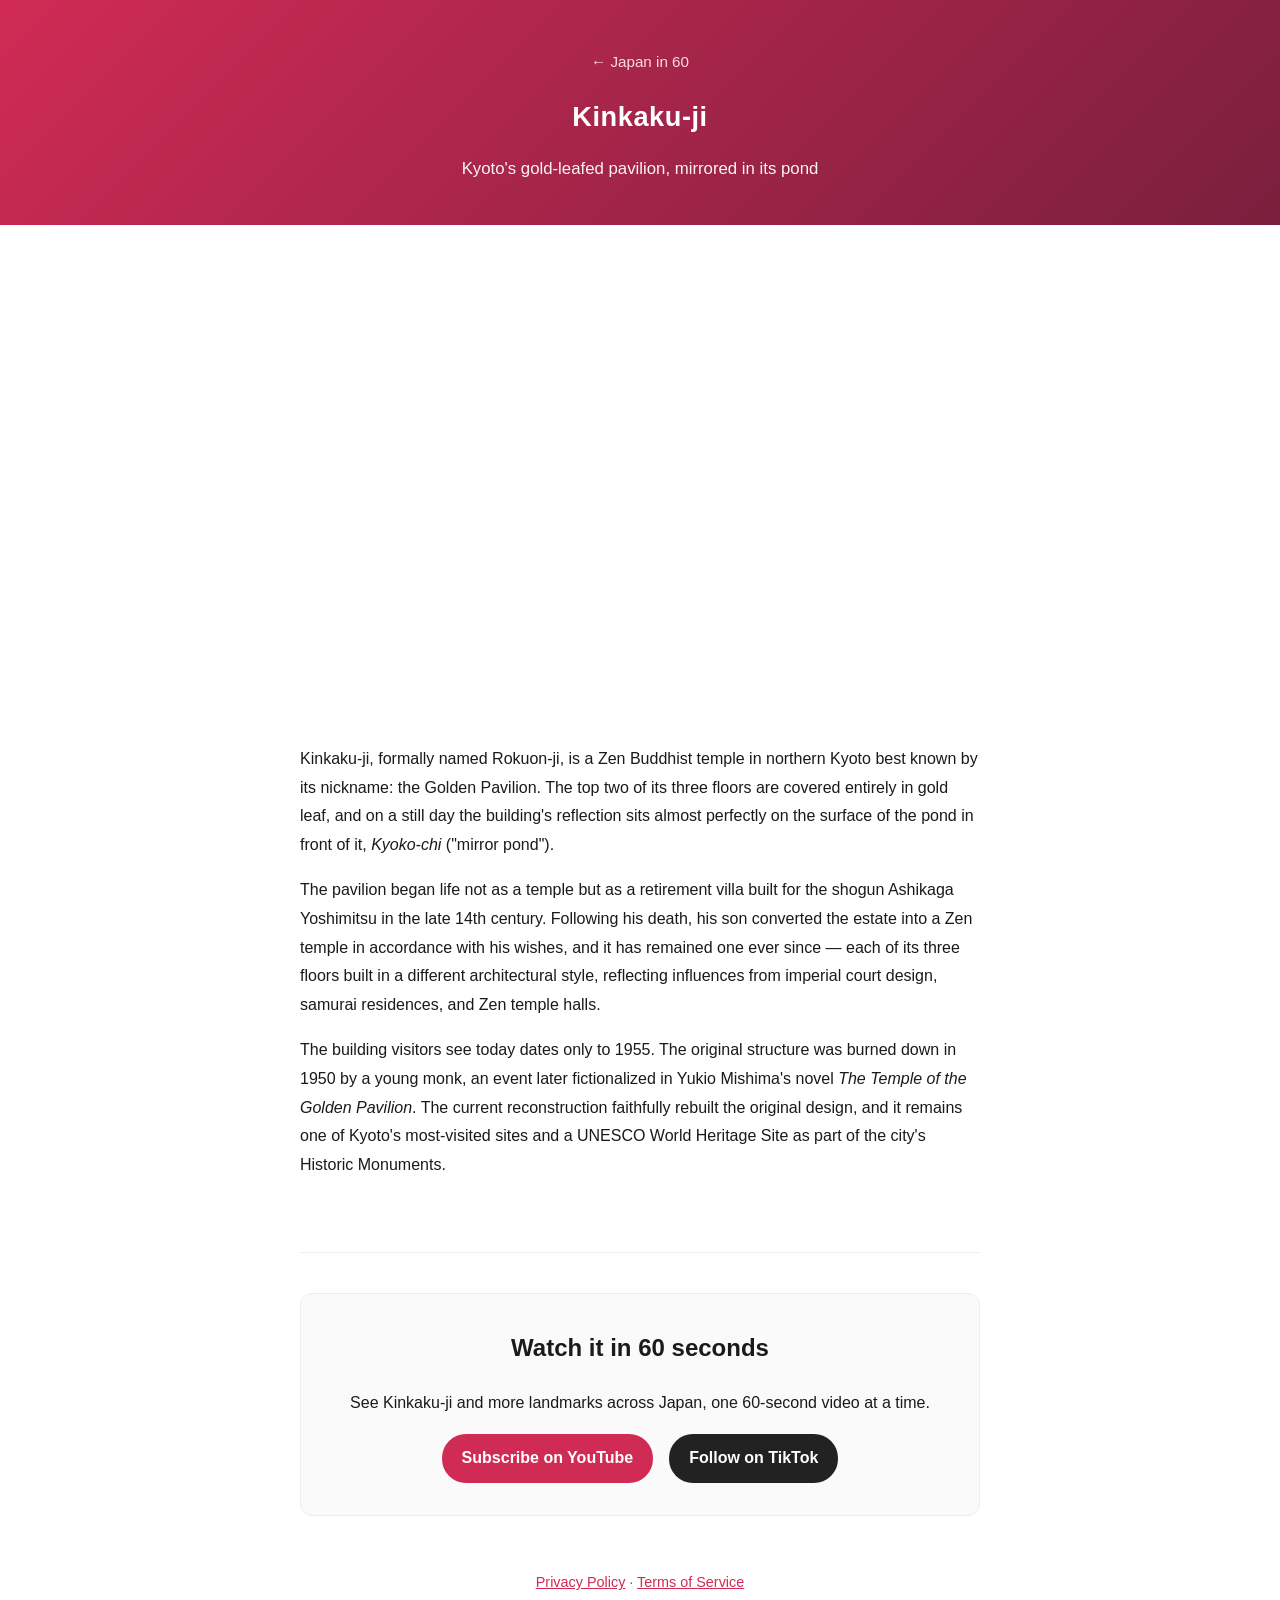
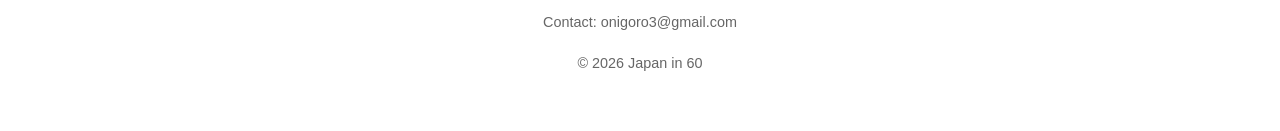
<file: articles/kinkakuji-golden-pavilion.html>
<!doctype html>
<html lang="en">
<head>
<meta charset="utf-8">
<meta name="viewport" content="width=device-width, initial-scale=1">
<title>Kinkaku-ji, Kyoto's Golden Pavilion, in 60 Seconds | Japan in 60</title>
<meta name="description" content="Kinkaku-ji, Kyoto's Golden Pavilion, a Zen temple with its top two floors covered in gold leaf, reflected in its surrounding pond.">
<link rel="canonical" href="https://japanin.net/articles/kinkakuji-golden-pavilion.html">
<link rel="stylesheet" href="../style.css">
<script type="application/ld+json">
{
  "@context": "https://schema.org",
  "@type": "VideoObject",
  "name": "Kinkaku-ji: Kyoto's Stunning Golden Pavilion | Japan Travel Guide",
  "description": "A 60-second look at Kinkaku-ji, Kyoto's gold-leafed Golden Pavilion.",
  "thumbnailUrl": "https://img.youtube.com/vi/2-RIvHltJ2s/hqdefault.jpg",
  "uploadDate": "2026-07-28T18:15:22+00:00",
  "embedUrl": "https://www.youtube.com/embed/2-RIvHltJ2s",
  "duration": "PT60S",
  "publisher": {
    "@type": "Organization",
    "name": "Japan in 60"
  }
}
</script>
</head>
<body>

<header class="hero small">
  <a class="back" href="../index.html">&larr; Japan in 60</a>
  <h1>Kinkaku-ji</h1>
  <p>Kyoto's gold-leafed pavilion, mirrored in its pond</p>
</header>

<div class="wrap narrow">

  <section class="article-video" style="border-bottom:none; padding-bottom: 0;">
    <iframe src="https://www.youtube.com/embed/2-RIvHltJ2s" title="Kinkaku-ji: Kyoto's Golden Pavilion" loading="lazy" allowfullscreen></iframe>
  </section>

  <section>
    <p>Kinkaku-ji, formally named Rokuon-ji, is a Zen Buddhist temple in northern Kyoto best known by its nickname: the Golden Pavilion. The top two of its three floors are covered entirely in gold leaf, and on a still day the building's reflection sits almost perfectly on the surface of the pond in front of it, <em>Kyoko-chi</em> ("mirror pond").</p>

    <p>The pavilion began life not as a temple but as a retirement villa built for the shogun Ashikaga Yoshimitsu in the late 14th century. Following his death, his son converted the estate into a Zen temple in accordance with his wishes, and it has remained one ever since — each of its three floors built in a different architectural style, reflecting influences from imperial court design, samurai residences, and Zen temple halls.</p>

    <p>The building visitors see today dates only to 1955. The original structure was burned down in 1950 by a young monk, an event later fictionalized in Yukio Mishima's novel <em>The Temple of the Golden Pavilion</em>. The current reconstruction faithfully rebuilt the original design, and it remains one of Kyoto's most-visited sites and a UNESCO World Heritage Site as part of the city's Historic Monuments.</p>
  </section>

  <div class="cta-box">
    <h2>Watch it in 60 seconds</h2>
    <p>See Kinkaku-ji and more landmarks across Japan, one 60-second video at a time.</p>
    <div class="links" style="justify-content: center;">
      <a href="https://www.youtube.com/channel/UCpa-3qOSFfcZK1bfdzQVUzA?sub_confirmation=1" target="_blank" rel="noopener">Subscribe on YouTube</a>
      <a href="https://www.tiktok.com/@japan_in_60" class="secondary" target="_blank" rel="noopener">Follow on TikTok</a>
    </div>
  </div>

</div>

<footer>
  <p>
    <a href="../privacy-policy.html">Privacy Policy</a> &middot;
    <a href="../terms-of-service.html">Terms of Service</a>
  </p>
  <p>Contact: onigoro3@gmail.com</p>
  <p>&copy; 2026 Japan in 60</p>
</footer>

</body>
</html>
</file>
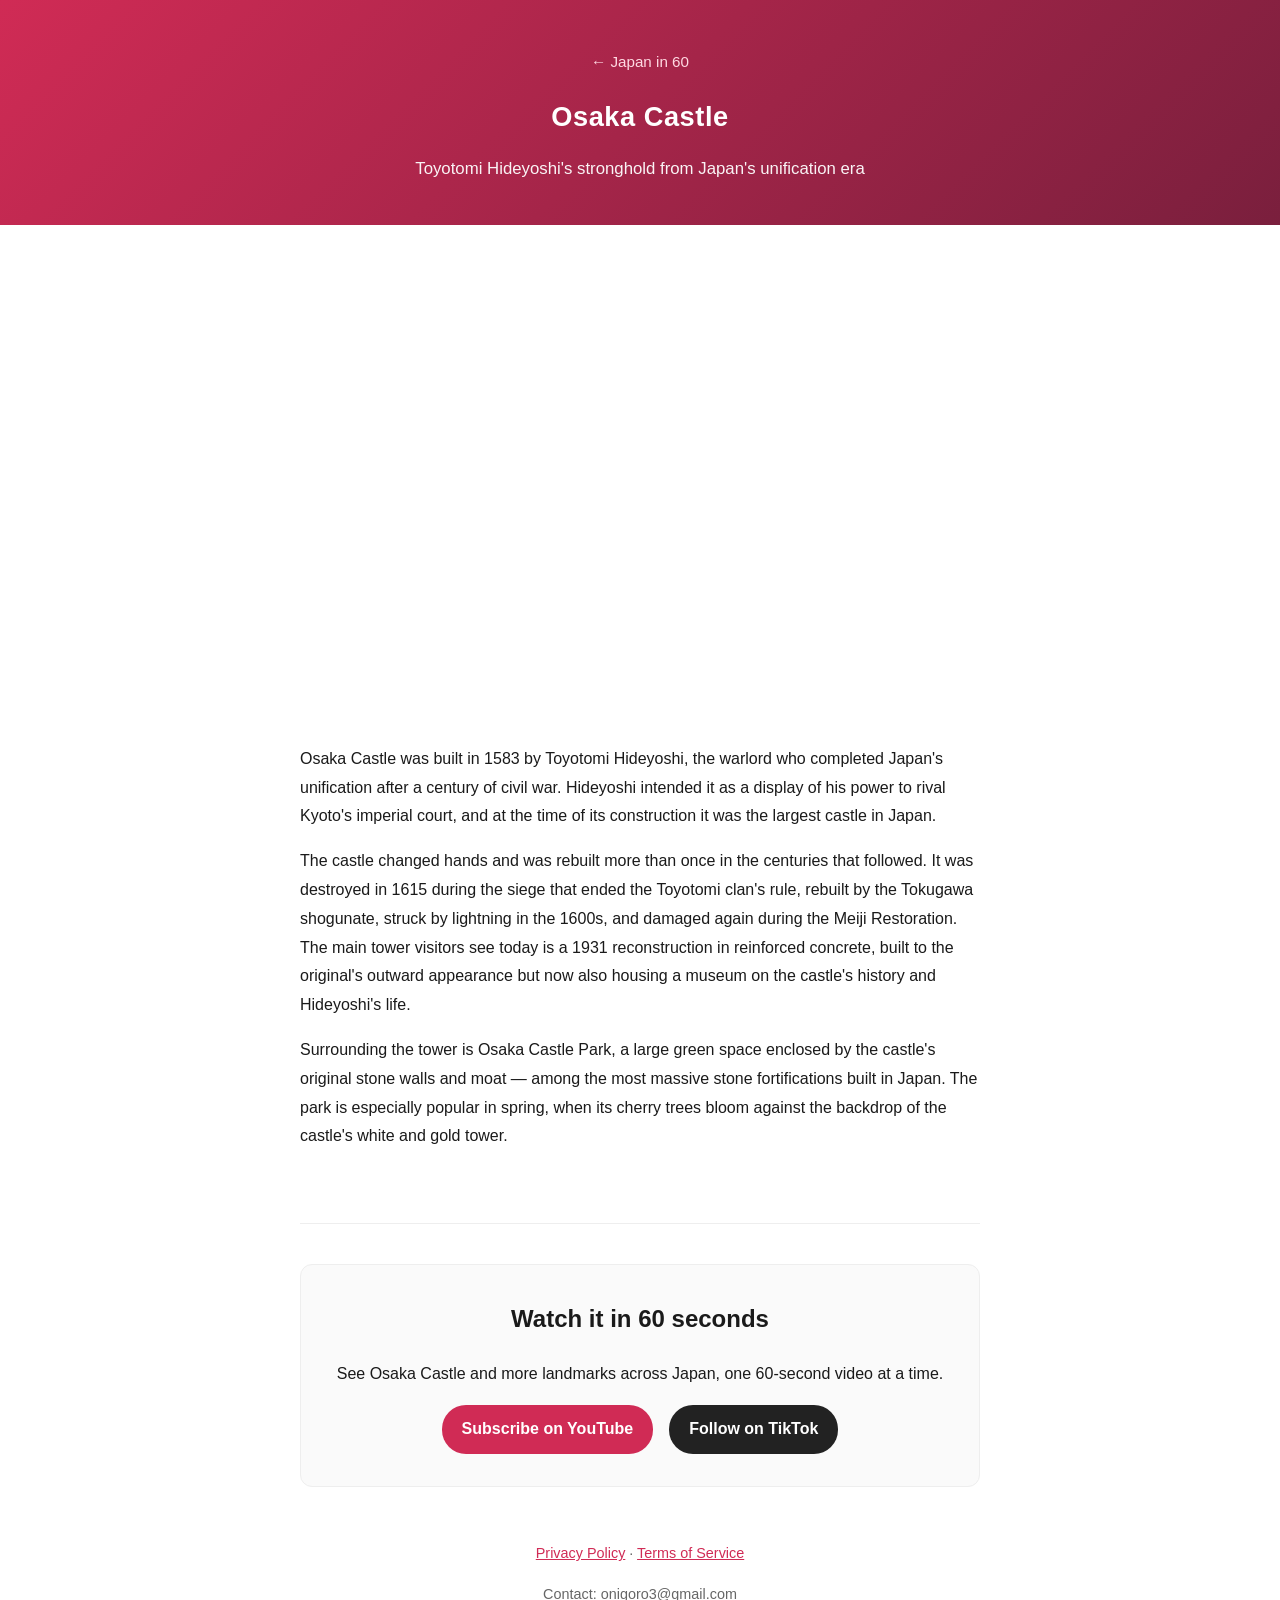
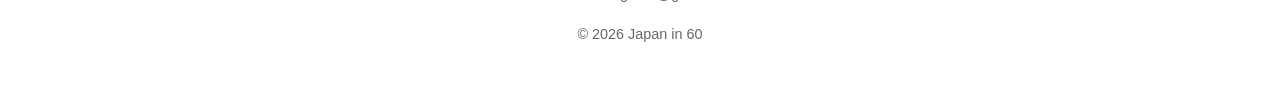
<file: articles/osaka-castle.html>
<!doctype html>
<html lang="en">
<head>
<meta charset="utf-8">
<meta name="viewport" content="width=device-width, initial-scale=1">
<title>Osaka Castle in 60 Seconds | Japan in 60</title>
<meta name="description" content="Osaka Castle, built by Toyotomi Hideyoshi and central to Japan's unification, surrounded by a park famous for cherry blossoms.">
<link rel="canonical" href="https://japanin.net/articles/osaka-castle.html">
<link rel="stylesheet" href="../style.css">
<script type="application/ld+json">
{
  "@context": "https://schema.org",
  "@type": "VideoObject",
  "name": "Osaka Castle: A Glimpse into Japan's Feudal Past | Japan Travel Guide",
  "description": "A 60-second look at Osaka Castle and its role in Japan's feudal history.",
  "thumbnailUrl": "https://img.youtube.com/vi/92txyfQEysI/hqdefault.jpg",
  "uploadDate": "2026-07-29T18:13:18+00:00",
  "embedUrl": "https://www.youtube.com/embed/92txyfQEysI",
  "duration": "PT60S",
  "publisher": {
    "@type": "Organization",
    "name": "Japan in 60"
  }
}
</script>
</head>
<body>

<header class="hero small">
  <a class="back" href="../index.html">&larr; Japan in 60</a>
  <h1>Osaka Castle</h1>
  <p>Toyotomi Hideyoshi's stronghold from Japan's unification era</p>
</header>

<div class="wrap narrow">

  <section class="article-video" style="border-bottom:none; padding-bottom: 0;">
    <iframe src="https://www.youtube.com/embed/92txyfQEysI" title="Osaka Castle" loading="lazy" allowfullscreen></iframe>
  </section>

  <section>
    <p>Osaka Castle was built in 1583 by Toyotomi Hideyoshi, the warlord who completed Japan's unification after a century of civil war. Hideyoshi intended it as a display of his power to rival Kyoto's imperial court, and at the time of its construction it was the largest castle in Japan.</p>

    <p>The castle changed hands and was rebuilt more than once in the centuries that followed. It was destroyed in 1615 during the siege that ended the Toyotomi clan's rule, rebuilt by the Tokugawa shogunate, struck by lightning in the 1600s, and damaged again during the Meiji Restoration. The main tower visitors see today is a 1931 reconstruction in reinforced concrete, built to the original's outward appearance but now also housing a museum on the castle's history and Hideyoshi's life.</p>

    <p>Surrounding the tower is Osaka Castle Park, a large green space enclosed by the castle's original stone walls and moat — among the most massive stone fortifications built in Japan. The park is especially popular in spring, when its cherry trees bloom against the backdrop of the castle's white and gold tower.</p>
  </section>

  <div class="cta-box">
    <h2>Watch it in 60 seconds</h2>
    <p>See Osaka Castle and more landmarks across Japan, one 60-second video at a time.</p>
    <div class="links" style="justify-content: center;">
      <a href="https://www.youtube.com/channel/UCpa-3qOSFfcZK1bfdzQVUzA?sub_confirmation=1" target="_blank" rel="noopener">Subscribe on YouTube</a>
      <a href="https://www.tiktok.com/@japan_in_60" class="secondary" target="_blank" rel="noopener">Follow on TikTok</a>
    </div>
  </div>

</div>

<footer>
  <p>
    <a href="../privacy-policy.html">Privacy Policy</a> &middot;
    <a href="../terms-of-service.html">Terms of Service</a>
  </p>
  <p>Contact: onigoro3@gmail.com</p>
  <p>&copy; 2026 Japan in 60</p>
</footer>

</body>
</html>
</file>
<file: style.css>
:root { color-scheme: light dark; }
body { font-family: -apple-system, BlinkMacSystemFont, "Hiragino Sans", "Yu Gothic", sans-serif; margin: 0; padding: 0; line-height: 1.8; color: #1a1a1a; background: #fff; }

header.hero { background: linear-gradient(135deg, #d02b55, #7a1f3d); color: #fff; padding: 72px 20px; text-align: center; }
header.hero h1 { font-size: 2.2em; margin: 0 0 12px; letter-spacing: 0.02em; }
header.hero p { font-size: 1.05em; margin: 0 auto; max-width: 560px; opacity: 0.95; }
header.hero.small { padding: 48px 20px 40px; }
header.hero.small h1 { font-size: 1.7em; }
header.hero .back { display: inline-block; margin-bottom: 18px; color: #ffd9e2; text-decoration: none; font-size: 0.95em; }

.wrap { max-width: 880px; margin: 0 auto; padding: 0 20px; }
.wrap.narrow { max-width: 680px; }

section { padding: 56px 0; border-bottom: 1px solid #eee; }
section h2 { font-size: 1.5em; margin-bottom: 0.6em; }

.videos { display: grid; grid-template-columns: repeat(auto-fit, minmax(260px, 1fr)); gap: 24px; margin-top: 24px; }
.video-card iframe, .article-video iframe { width: 100%; aspect-ratio: 16 / 9; border: 0; border-radius: 10px; }
.video-card p { margin: 10px 0 0; font-size: 0.95em; color: #444; }

.features { display: grid; grid-template-columns: repeat(auto-fit, minmax(220px, 1fr)); gap: 28px; margin-top: 24px; }
.feature h3 { font-size: 1.05em; margin-bottom: 6px; }
.feature p { margin: 0; color: #444; font-size: 0.95em; }

.guides { display: grid; grid-template-columns: repeat(auto-fit, minmax(240px, 1fr)); gap: 20px; margin-top: 24px; }
.guide-card { display: block; border: 1px solid #eee; border-radius: 10px; overflow: hidden; text-decoration: none; color: inherit; transition: box-shadow 0.15s ease; }
.guide-card:hover { box-shadow: 0 4px 16px rgba(0,0,0,0.1); }
.guide-card img { width: 100%; aspect-ratio: 16 / 9; object-fit: cover; display: block; }
.guide-card .guide-card-body { padding: 14px 16px; }
.guide-card h3 { margin: 0 0 4px; font-size: 1em; }
.guide-card p { margin: 0; font-size: 0.9em; color: #666; }

.characters { display: grid; grid-template-columns: repeat(auto-fit, minmax(240px, 1fr)); gap: 28px; margin-top: 24px; }
.character-card { display: flex; flex-direction: column; align-items: center; text-align: center; border: 1px solid #eee; border-radius: 10px; padding: 20px 16px; }
.character-card img { max-height: 260px; width: auto; max-width: 100%; object-fit: contain; margin-bottom: 14px; }
.character-card h3 { margin: 0 0 8px; font-size: 1.1em; }
.character-role { margin: 0 0 8px; font-size: 0.92em; color: #444; }
.character-trait { margin: 0; font-size: 0.88em; color: #666; }

.links { display: flex; gap: 16px; flex-wrap: wrap; margin-top: 16px; }
.links a { display: inline-block; padding: 10px 20px; border-radius: 24px; background: #d02b55; color: #fff; text-decoration: none; font-weight: 600; }
.links a.secondary { background: #222; }

.cta-box { background: #fafafa; border: 1px solid #eee; border-radius: 12px; padding: 32px; text-align: center; margin-top: 40px; }
.cta-box h2 { margin-top: 0; }

footer { text-align: center; padding: 40px 20px; font-size: 0.9em; color: #666; }
footer a { color: #d02b55; }

@media (prefers-color-scheme: dark) {
  body { background: #121212; color: #eee; }
  section { border-bottom-color: #2a2a2a; }
  .feature p, .video-card p { color: #bbb; }
  .guide-card { border-color: #2a2a2a; }
  .guide-card p { color: #999; }
  .cta-box { background: #1a1a1a; border-color: #2a2a2a; }
  footer { color: #999; }
  .character-card { border-color: #2a2a2a; }
  .character-role { color: #bbb; }
  .character-trait { color: #999; }
}
</file>
